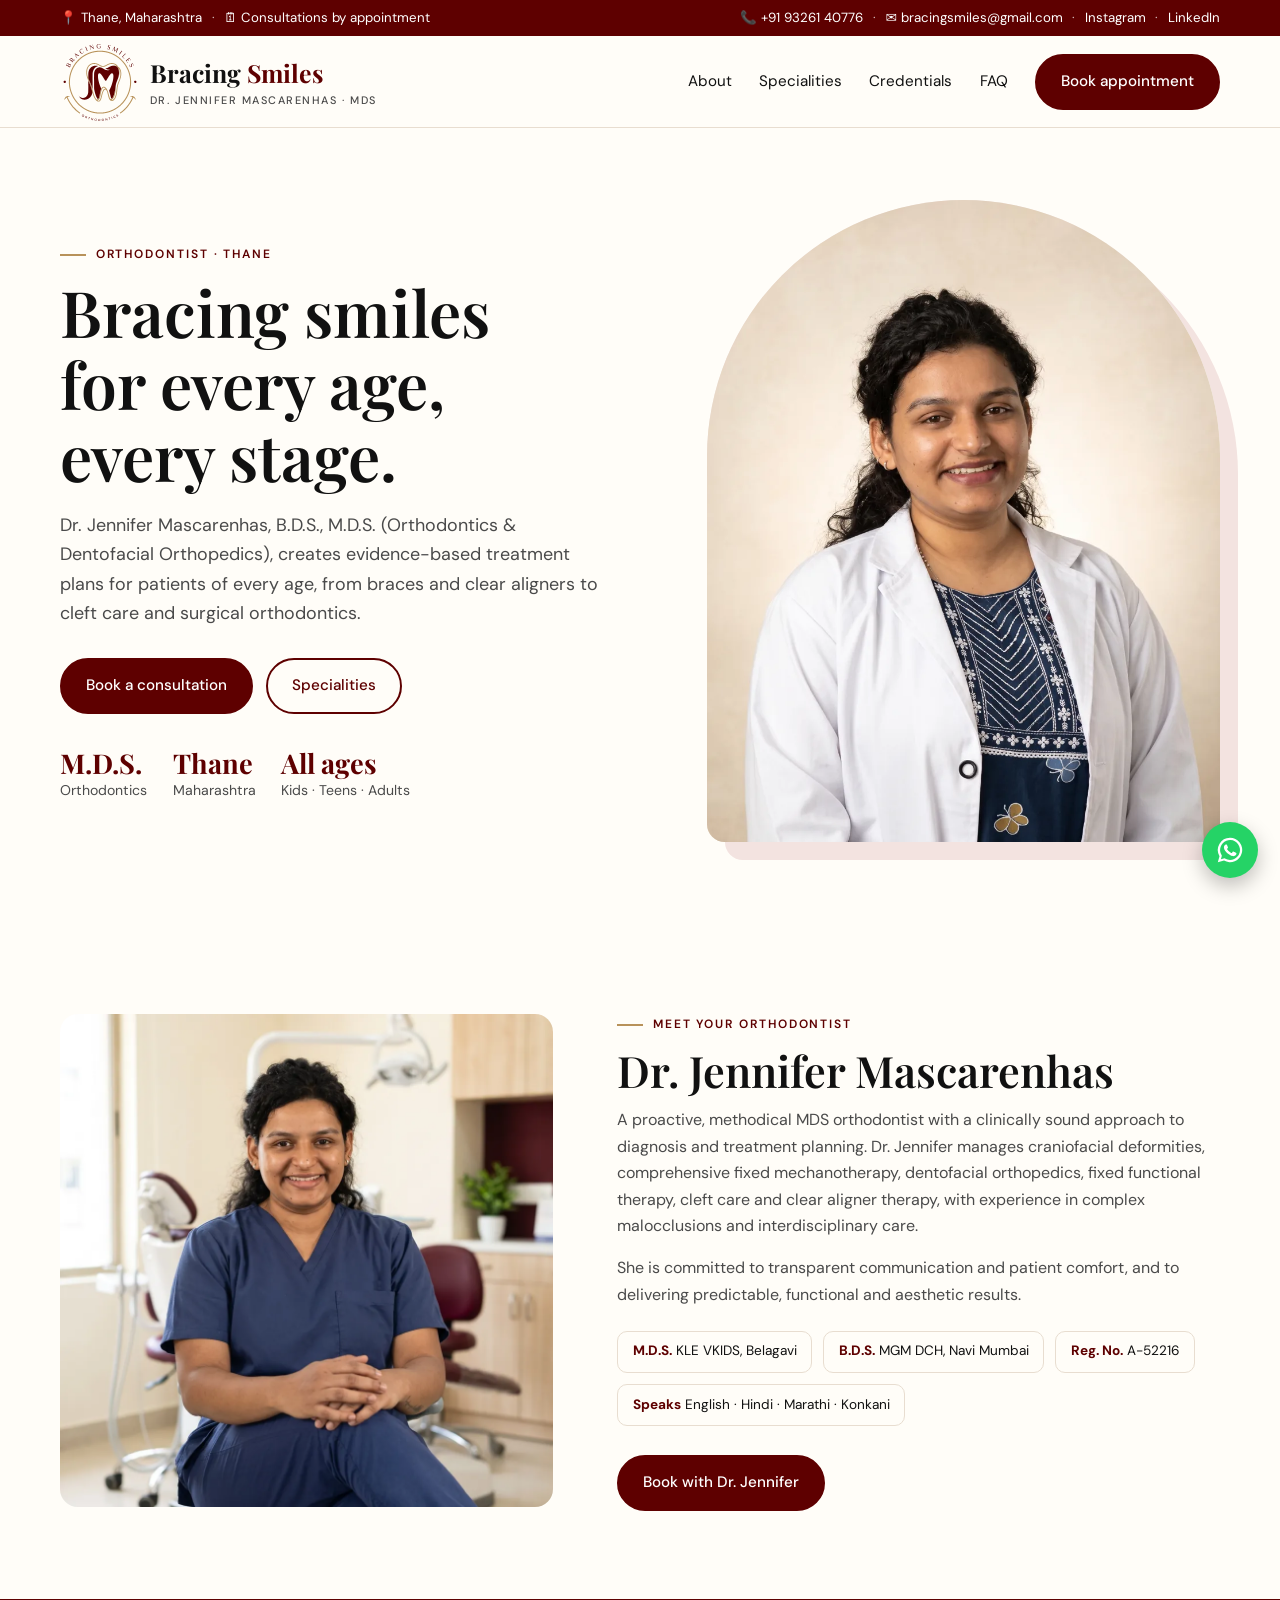
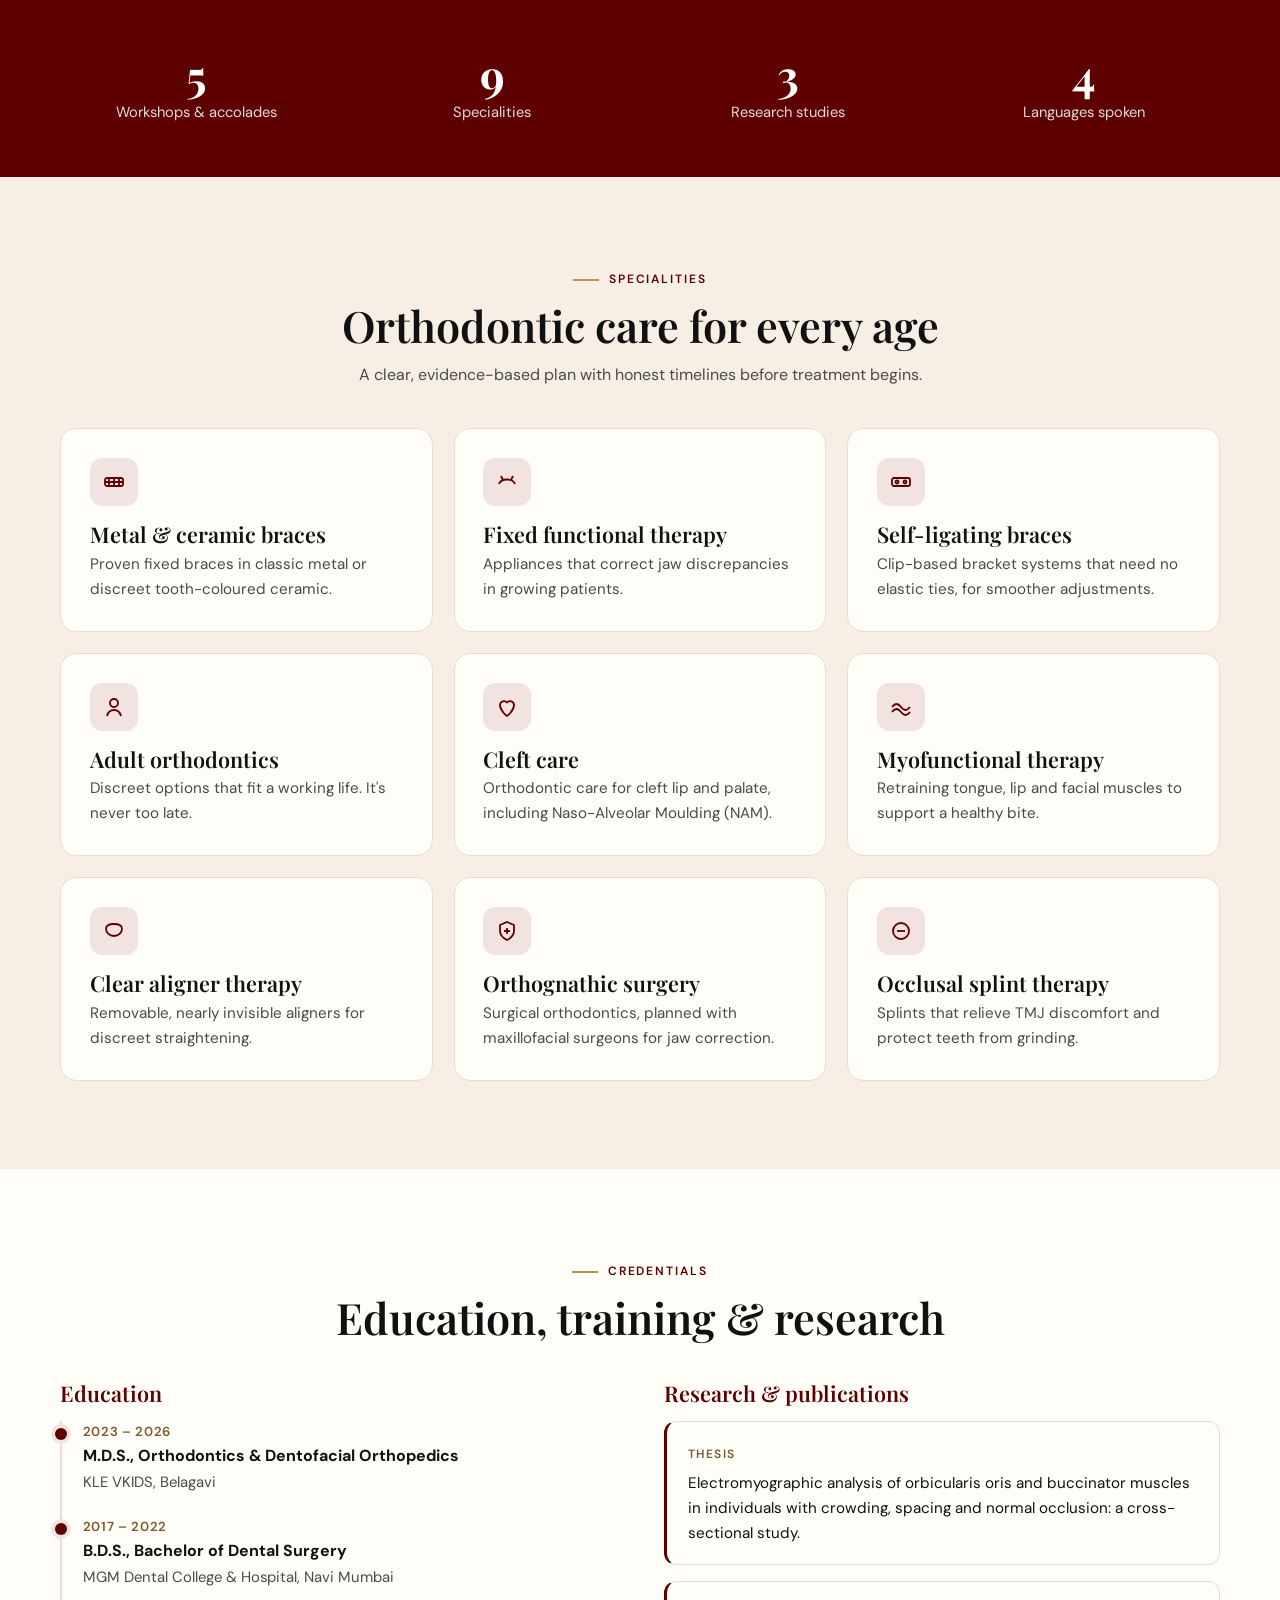
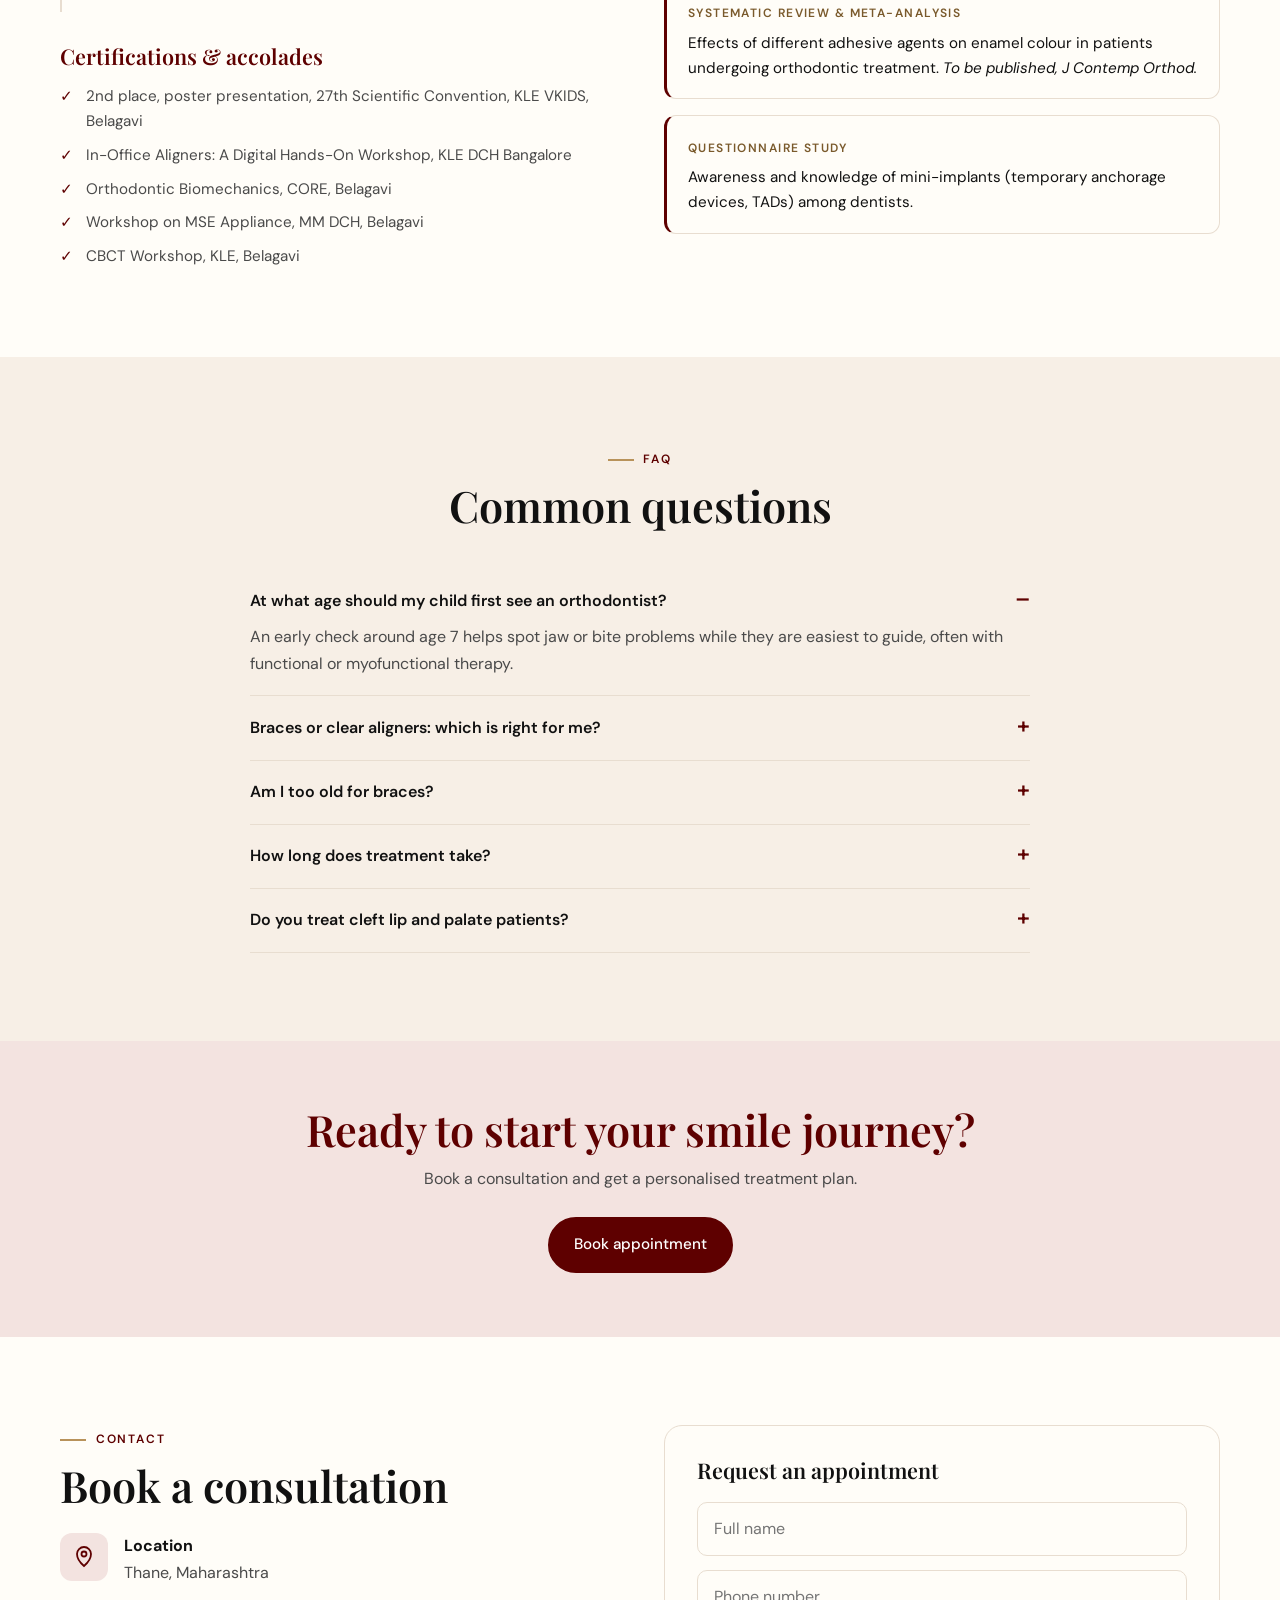
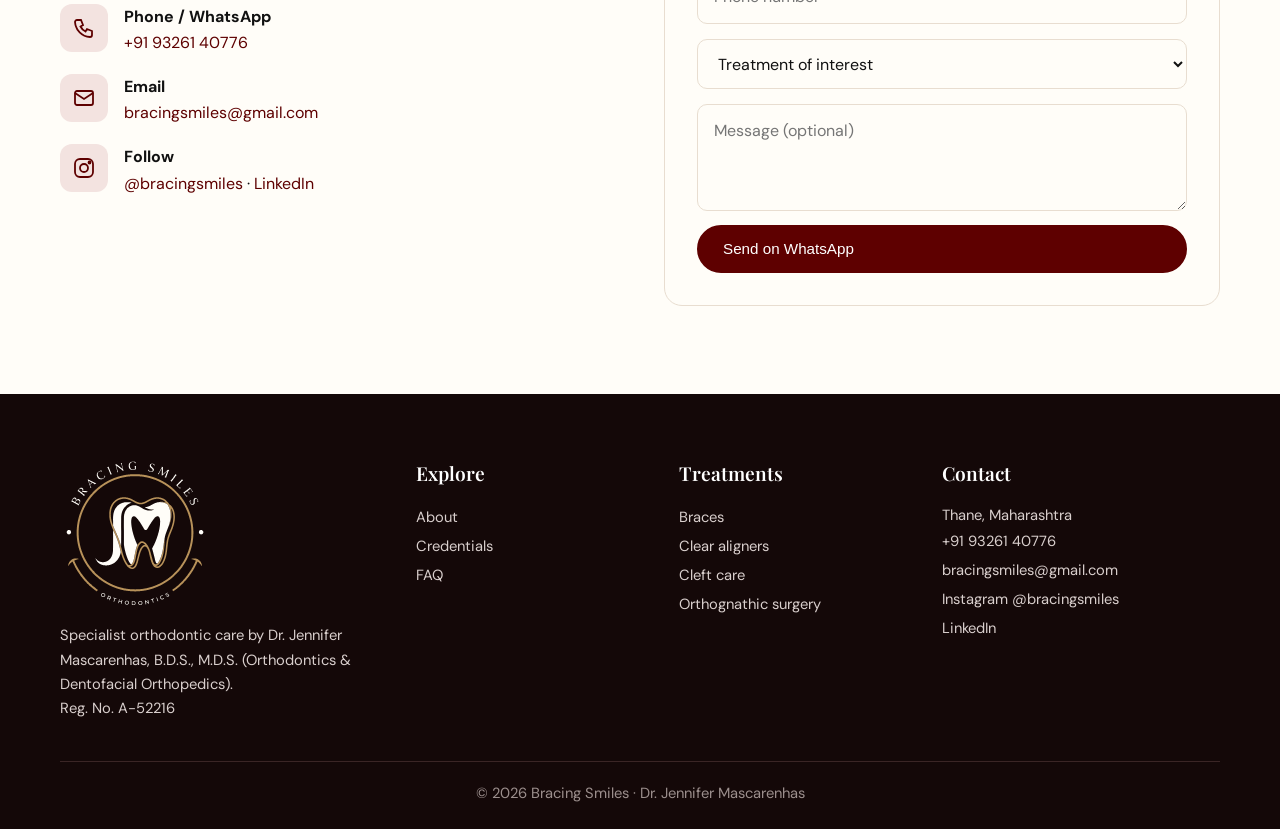
<file: index.html>
<!doctype html>
<html lang="en" data-p="ivory" data-f="classic" data-h="split">
<head>
<meta charset="utf-8">
<meta name="viewport" content="width=device-width, initial-scale=1">
<title>Bracing Smiles | Dr. Jennifer Mascarenhas, Orthodontist in Thane</title>
<meta name="description" content="Dr. Jennifer Mascarenhas, B.D.S., M.D.S. (Orthodontics & Dentofacial Orthopedics). Braces, clear aligners, cleft care, functional and surgical orthodontics in Thane, Maharashtra.">
<link rel="canonical" href="https://bracingsmiles.com/">
<meta property="og:title" content="Bracing Smiles | Dr. Jennifer Mascarenhas">
<meta property="og:description" content="Bracing smiles for every age, every stage. Specialist orthodontic care in Thane.">
<meta property="og:url" content="https://bracingsmiles.com/">
<meta property="og:type" content="website">
<meta property="og:image" content="https://bracingsmiles.com/assets/img/og.jpg">
<link rel="icon" href="assets/img/favicon.svg" type="image/svg+xml">
<link rel="icon" href="assets/img/favicon-32.png" sizes="32x32" type="image/png">
<link rel="icon" href="favicon.ico" sizes="16x16 32x32 48x48">
<link rel="apple-touch-icon" href="assets/img/apple-touch-icon.png">
<meta name="theme-color" content="#5e0000">
<link rel="preconnect" href="https://fonts.googleapis.com">
<link rel="preconnect" href="https://fonts.gstatic.com" crossorigin>
<link href="https://fonts.googleapis.com/css2?family=Playfair+Display:wght@500;600;700&family=DM+Sans:wght@400;500;700&display=swap" rel="stylesheet">
<style>
/* Palette: Ivory & Gold */
:root { --bg:#fffdf8; --surface:#f7efe6; --tint:#f3e3e0; --primary:#5e0000; --primary-d:#3d0000; --accent:#b8925a; --accent-ink:#7a5a2c; --text:#111111; --muted:#4a4a4a; --line:#e8ddd0; }

/* Fonts: Playfair Display + DM Sans */
:root { --fh:"Playfair Display", Georgia, serif; --fb:"DM Sans", system-ui, sans-serif; --hw:600; --hs:1; }

* { box-sizing:border-box; margin:0; }
html { scroll-behavior:smooth; scroll-padding-top:110px; }
body { font-family:var(--fb); color:var(--text); background:var(--bg); line-height:1.65; transition:background .3s; }
a { color:var(--primary); text-decoration:none; }
h1,h2,h3 { font-family:var(--fh); font-weight:var(--hw); line-height:1.12; color:var(--text); }
h1 { font-size:calc(clamp(2.4rem,5.2vw,4rem) * var(--hs)); }
h2 { font-size:calc(clamp(1.9rem,3.6vw,2.7rem) * var(--hs)); margin-bottom:.8rem; }
h3 { font-size:calc(1.35rem * var(--hs)); margin-bottom:.35rem; }
.wrap { width:min(1160px,92%); margin-inline:auto; }
.eyebrow { display:inline-block; text-transform:uppercase; letter-spacing:.16em; font-size:.75rem; font-weight:600; color:var(--primary); margin-bottom:.7rem; }
.eyebrow::before { content:""; display:inline-block; width:26px; height:2px; background:var(--accent); vertical-align:middle; margin-right:.6rem; }
.muted { color:var(--muted); }
.btn { display:inline-flex; align-items:center; gap:.5rem; background:var(--primary); color:#fff; padding:.85rem 1.5rem; border-radius:999px; font-weight:500; border:2px solid var(--primary); transition:.2s; font-size:.95rem; cursor:pointer; }
.btn:hover { background:var(--primary-d); border-color:var(--primary-d); }
.btn-ghost { background:transparent; color:var(--primary); }
.btn-ghost:hover { background:var(--primary); color:#fff; }
.btn-light { background:#fff; color:var(--primary); border-color:#fff; }
.section { padding:5.5rem 0; }
.surface { background:var(--surface); }
.head { max-width:640px; margin-bottom:2.5rem; }
.head.c { text-align:center; margin-inline:auto; }

/* utility bar + nav */
.util { background:var(--primary); color:#fff; font-size:.83rem; }
.util .wrap { display:flex; justify-content:space-between; gap:.2rem 1rem; padding:.45rem 0; flex-wrap:wrap; }
.util a { color:#fff; }
.u-grp { display:flex; flex-wrap:wrap; align-items:center; }
.u-grp > * + *::before { content:"·"; margin:0 .6rem; opacity:.7; }
.nav { position:sticky; top:0; z-index:20; background:color-mix(in srgb, var(--bg) 92%, transparent); backdrop-filter:blur(8px); border-bottom:1px solid var(--line); }
.nav .wrap { display:flex; align-items:center; justify-content:space-between; gap:1rem; min-height:72px; }
.brand > span { white-space:nowrap; }
.links .btn { gap:.28em; }
.brand { display:flex; align-items:center; gap:.6rem; font-family:var(--fh); font-size:calc(1.55rem * var(--hs)); font-weight:700; color:var(--text); }
.brand small { display:block; font-family:var(--fb); font-size:.68rem; letter-spacing:.14em; text-transform:uppercase; color:var(--muted); font-weight:500; margin-top:-2px; }
.brand b { color:var(--primary); }
.brand img { height:80px; width:auto; display:block; margin:.35rem 0; }
.f-logo { width:150px; height:auto; margin-bottom:1rem; display:block; }
.links { display:flex; gap:1.7rem; align-items:center; }
.links a:not(.btn) { color:var(--text); font-size:.95rem; }
.links a:not(.btn):hover { color:var(--primary); }

/* placeholder imagery */
.img { background:linear-gradient(150deg, var(--tint), var(--surface) 60%, color-mix(in srgb, var(--accent) 25%, var(--surface))); display:grid; place-items:center; color:var(--muted); font-size:.85rem; position:relative; overflow:hidden; }
.img img { width:100%; height:100%; object-fit:cover; display:block; }
.img svg { width:30%; max-width:110px; opacity:.35; fill:var(--primary); }

/* HERO variants */
.hero { position:relative; }
.hero .lead { font-size:1.12rem; color:var(--muted); margin:1.2rem 0 1.8rem; max-width:540px; }
.hero .cta { display:flex; gap:.8rem; flex-wrap:wrap; }
.trust { display:flex; gap:1.6rem; margin-top:2.2rem; flex-wrap:wrap; font-size:.88rem; color:var(--muted); }
.trust b { display:block; font-family:var(--fh); font-size:calc(1.7rem * var(--hs)); color:var(--primary); line-height:1.1; }
/* split */
[data-h="split"] .hero { padding:4.5rem 0 5rem; }
[data-h="split"] .hero .wrap { display:grid; grid-template-columns:1.15fr 1fr; gap:3.5rem; align-items:center; }
[data-h="split"] .hero-photo { aspect-ratio:4/5; border-radius:260px 260px 18px 18px; box-shadow:18px 18px 0 var(--tint); }
[data-h="split"] .hero-bg { display:none; }
/* doctor */
.doc { display:grid; grid-template-columns:.9fr 1.1fr; gap:4rem; align-items:center; }
.doc .img { aspect-ratio:1; border-radius:18px; }
.badges { display:flex; gap:.7rem; flex-wrap:wrap; margin:1.4rem 0 1.8rem; }
.badge { border:1px solid var(--line); background:var(--bg); border-radius:10px; padding:.55rem .9rem; font-size:.85rem; }
.badge b { color:var(--primary); }

/* stats */
.stats { background:var(--primary); color:#fff; padding:3.2rem 0; }
.stats .wrap { display:grid; grid-template-columns:repeat(4,1fr); gap:1.5rem; text-align:center; }
.stats b { display:block; font-family:var(--fh); font-size:calc(2.8rem * var(--hs)); line-height:1.1; color:#fff; }
.stats span { opacity:.85; font-size:.92rem; }

/* treatments */
.cards { display:grid; grid-template-columns:repeat(3,1fr); gap:1.3rem; }
.card { background:var(--bg); border:1px solid var(--line); border-radius:16px; padding:1.8rem; transition:.25s; }
.card:hover { transform:translateY(-4px); border-color:var(--primary); box-shadow:0 14px 30px -18px color-mix(in srgb, var(--primary) 60%, transparent); }
.ic { width:48px; height:48px; border-radius:12px; background:var(--tint); display:grid; place-items:center; margin-bottom:1rem; }
.ic svg { width:24px; height:24px; stroke:var(--primary); fill:none; stroke-width:1.8; }
.card p { color:var(--muted); font-size:.95rem; }
.card a { display:inline-block; margin-top:.8rem; font-weight:500; font-size:.9rem; }

/* before/after */
.ba { display:grid; grid-template-columns:repeat(3,1fr); gap:1.3rem; }
.ba figure { border-radius:16px; overflow:hidden; border:1px solid var(--line); background:var(--bg); }
.ba .pair { display:grid; grid-template-columns:1fr 1fr; }
.ba .img { aspect-ratio:1; }
.ba .img::after { content:attr(data-l); position:absolute; top:.6rem; left:.6rem; background:var(--bg); color:var(--text); font-size:.72rem; padding:.15rem .5rem; border-radius:6px; }
.ba figcaption { padding:.8rem 1rem; font-size:.88rem; color:var(--muted); }

/* testimonials */
.quotes { display:grid; grid-template-columns:repeat(3,1fr); gap:1.3rem; }
.quote { background:var(--bg); border-radius:16px; padding:1.8rem; border:1px solid var(--line); position:relative; }
.quote::before { content:"\201C"; font-family:var(--fh); font-size:4.5rem; line-height:1; color:var(--accent); position:absolute; top:.6rem; right:1.2rem; opacity:.6; }
.stars { color:var(--accent); letter-spacing:.15em; margin-bottom:.6rem; }
.quote footer { margin-top:1rem; font-weight:600; font-size:.9rem; }

/* credentials */
.cred { display:grid; grid-template-columns:1fr 1fr; gap:3rem; }
.cred h3 { color:var(--primary); margin-bottom:1rem; }
.tl { list-style:none; padding:0; border-left:2px solid var(--line); }
.tl li { padding:0 0 1.3rem 1.3rem; position:relative; }
.tl li::before { content:""; position:absolute; left:-7px; top:.4rem; width:12px; height:12px; border-radius:50%; background:var(--primary); box-shadow:0 0 0 4px var(--tint); }
.tl span { display:block; font-size:.82rem; font-weight:600; color:var(--accent-ink); letter-spacing:.05em; }
.tl b { display:block; }
.tl em { font-style:normal; color:var(--muted); font-size:.93rem; }
.ticks { list-style:none; padding:0; display:grid; gap:.55rem; }
.ticks li { padding-left:1.6rem; position:relative; color:var(--muted); font-size:.95rem; }
.ticks li::before { content:"✓"; position:absolute; left:0; color:var(--primary); font-weight:700; }
.pub { background:var(--bg); border:1px solid var(--line); border-left:3px solid var(--primary); border-radius:12px; padding:1.1rem 1.3rem; margin-bottom:1rem; }
.pub span { font-size:.75rem; text-transform:uppercase; letter-spacing:.12em; font-weight:600; color:var(--accent-ink); }
.pub p { margin-top:.3rem; font-size:.95rem; }

/* faq */
.faq { max-width:780px; margin-inline:auto; }
.faq details { border-bottom:1px solid var(--line); padding:1.15rem 0; }
.faq summary { cursor:pointer; font-weight:600; list-style:none; display:flex; justify-content:space-between; gap:1rem; }
.faq summary::after { content:"+"; color:var(--primary); font-size:1.4rem; line-height:1; }
.faq details[open] summary::after { content:"–"; }
.faq p { color:var(--muted); margin-top:.6rem; }

/* contact */
.contact { display:grid; grid-template-columns:1fr 1fr; gap:3rem; }
.info { display:grid; gap:1.1rem; margin-top:1.5rem; }
.info div { display:flex; gap:1rem; }
.info .ic { margin:0; flex:none; }
form { background:var(--bg); border:1px solid var(--line); border-radius:18px; padding:2rem; display:grid; gap:.9rem; }
input, select, textarea { font:inherit; padding:.8rem 1rem; border:1px solid var(--line); border-radius:10px; background:var(--bg); color:var(--text); }
input:focus, select:focus, textarea:focus { outline:2px solid var(--primary); border-color:transparent; }

/* cta band + footer */
.band { background:var(--tint); text-align:center; padding:4rem 0; }
.band h2 { color:var(--primary); }
footer.site { background:#140808; color:#d9cfcd; padding:4rem 0 1.5rem; font-size:.92rem; }
footer.site .cols { display:grid; grid-template-columns:1.4fr 1fr 1fr 1.2fr; gap:2rem; }
footer.site h4 { color:#fff; font-family:var(--fh); font-size:calc(1.2rem * var(--hs)); margin-bottom:.8rem; font-weight:600; }
footer.site a { color:#d9cfcd; display:block; padding:.15rem 0; }
footer.site a:hover { color:#fff; }
footer.site .copy { border-top:1px solid #3a2525; margin-top:2.5rem; padding-top:1.2rem; text-align:center; color:#9c8f8d; }
.wa { position:fixed; right:22px; bottom:22px; width:56px; height:56px; border-radius:50%; background:#25d366; display:grid; place-items:center; box-shadow:0 8px 20px rgba(0,0,0,.25); z-index:30; }
.wa svg { width:30px; fill:#fff; }

@media (max-width:900px) {
  .links a:not(.btn) { display:none; }
  [data-h="split"] .hero .wrap, .doc, .contact { grid-template-columns:1fr; }
  [data-h="split"] .hero-photo { max-width:360px; }
  .cards, .ba, .quotes, .cred { grid-template-columns:1fr; }
  .stats .wrap { grid-template-columns:repeat(2,1fr); }
  footer.site .cols { grid-template-columns:1fr 1fr; }
}
@media (max-width:640px) {
  .u-hide { display:none !important; }
  .util .wrap { justify-content:center; padding:.4rem 0; }
  .nav .wrap { min-height:64px; }
  .brand { gap:.5rem; font-size:1.15rem; }
  .brand img { height:58px; margin:.25rem 0; }
  .brand small { font-size:.56rem; letter-spacing:.08em; }
  .sm-hide { display:none; }
  .links .btn { padding:.55rem 1.1rem; font-size:.88rem; }
  footer.site .cols { grid-template-columns:1fr; }
}
</style>
</head>
<body>

<svg width="0" height="0" style="position:absolute">
  <symbol id="tooth" viewBox="0 0 64 64"><path d="M20 6c-8 0-14 6-14 15 0 8 4 13 5 22 1 8 3 15 8 15 4 0 5-6 6-11 1-4 3-7 7-7s6 3 7 7c1 5 2 11 6 11 5 0 7-7 8-15 1-9 5-14 5-22 0-9-6-15-14-15-5 0-8 3-12 3s-7-3-12-3z"/></symbol>
</svg>

<div class="util"><div class="wrap">
  <span class="u-grp u-hide"><span>📍 Thane, Maharashtra</span><span>🗓 Consultations by appointment</span></span>
  <span class="u-grp"><a href="tel:+919326140776">📞 +91 93261 40776</a><a class="u-hide" href="mailto:bracingsmiles@gmail.com">✉ bracingsmiles@gmail.com</a><a href="https://www.instagram.com/bracingsmiles" target="_blank" rel="noopener">Instagram</a><a class="u-hide" href="https://www.linkedin.com/in/drjennifermascarenhas" target="_blank" rel="noopener">LinkedIn</a></span>
</div></div>

<header class="nav"><div class="wrap">
  <a href="#" class="brand"><img src="assets/img/logo-emblem.svg" alt="Bracing Smiles Orthodontics logo" width="80" height="80"><span>Bracing <b>Smiles</b><small>Dr. Jennifer Mascarenhas · MDS</small></span></a>
  <nav class="links">
    <a href="#about">About</a><a href="#treatments">Specialities</a><a href="#credentials">Credentials</a><a href="#faq">FAQ</a>
    <a href="#contact" class="btn">Book<span class="sm-hide">appointment</span></a>
  </nav>
</div></header>

<section class="hero">
  <div class="hero-bg"></div>
  <div class="wrap">
    <div>
      <span class="eyebrow">Orthodontist · Thane</span>
      <h1>Bracing smiles<br>for every age,<br>every stage.</h1>
      <p class="lead">Dr. Jennifer Mascarenhas, B.D.S., M.D.S. (Orthodontics &amp; Dentofacial Orthopedics), creates evidence-based treatment plans for patients of every age, from braces and clear aligners to cleft care and surgical orthodontics.</p>
      <div class="cta"><a href="#contact" class="btn">Book a consultation</a><a href="#treatments" class="btn btn-ghost">Specialities</a></div>
      <div class="trust"><div><b>M.D.S.</b>Orthodontics</div><div><b>Thane</b>Maharashtra</div><div><b>All ages</b>Kids · Teens · Adults</div></div>
    </div>
    <div class="hero-photo img"><img src="assets/img/jennifer-hero.webp" alt="Dr. Jennifer Mascarenhas, orthodontist, in a white coat" width="900" height="1117" fetchpriority="high"></div>
  </div>
</section>

<section id="about" class="section"><div class="wrap doc">
  <div class="img"><img src="assets/img/jennifer-clinic.webp" alt="Dr. Jennifer Mascarenhas in scrubs at an orthodontic clinic" width="1000" height="1000" loading="lazy"></div>
  <div>
    <span class="eyebrow">Meet your orthodontist</span>
    <h2>Dr. Jennifer Mascarenhas</h2>
    <p class="muted">A proactive, methodical MDS orthodontist with a clinically sound approach to diagnosis and treatment planning. Dr. Jennifer manages craniofacial deformities, comprehensive fixed mechanotherapy, dentofacial orthopedics, fixed functional therapy, cleft care and clear aligner therapy, with experience in complex malocclusions and interdisciplinary care.</p>
    <p class="muted" style="margin-top:1rem">She is committed to transparent communication and patient comfort, and to delivering predictable, functional and aesthetic results.</p>
    <div class="badges"><span class="badge"><b>M.D.S.</b> KLE VKIDS, Belagavi</span><span class="badge"><b>B.D.S.</b> MGM DCH, Navi Mumbai</span><span class="badge"><b>Reg. No.</b> A-52216</span><span class="badge"><b>Speaks</b> English · Hindi · Marathi · Konkani</span></div>
    <a href="#contact" class="btn">Book with Dr. Jennifer</a>
  </div>
</div></section>

<section class="stats"><div class="wrap">
  <div><b>5</b><span>Workshops &amp; accolades</span></div>
  <div><b>9</b><span>Specialities</span></div>
  <div><b>3</b><span>Research studies</span></div>
  <div><b>4</b><span>Languages spoken</span></div>
</div></section>

<section id="treatments" class="section surface"><div class="wrap">
  <div class="head c"><span class="eyebrow">Specialities</span><h2>Orthodontic care for every age</h2><p class="muted">A clear, evidence-based plan with honest timelines before treatment begins.</p></div>
  <div class="cards">
    <article class="card"><div class="ic"><svg viewBox="0 0 24 24"><rect x="3" y="8" width="18" height="8" rx="2"/><path d="M7 8v8M12 8v8M17 8v8M3 12h18"/></svg></div><h3>Metal &amp; ceramic braces</h3><p>Proven fixed braces in classic metal or discreet tooth-coloured ceramic.</p></article>
    <article class="card"><div class="ic"><svg viewBox="0 0 24 24"><path d="M4 14c2-6 14-6 16 0"/><path d="M8 10l-2-4M16 10l2-4"/></svg></div><h3>Fixed functional therapy</h3><p>Appliances that correct jaw discrepancies in growing patients.</p></article>
    <article class="card"><div class="ic"><svg viewBox="0 0 24 24"><rect x="3" y="8" width="18" height="8" rx="2"/><circle cx="8" cy="12" r="1.5"/><circle cx="16" cy="12" r="1.5"/></svg></div><h3>Self-ligating braces</h3><p>Clip-based bracket systems that need no elastic ties, for smoother adjustments.</p></article>
    <article class="card"><div class="ic"><svg viewBox="0 0 24 24"><circle cx="12" cy="8" r="4"/><path d="M5 21c1-4 4-6 7-6s6 2 7 6"/></svg></div><h3>Adult orthodontics</h3><p>Discreet options that fit a working life. It's never too late.</p></article>
    <article class="card"><div class="ic"><svg viewBox="0 0 24 24"><path d="M12 21s-7-5-7-11a4 4 0 0 1 7-2.5A4 4 0 0 1 19 10c0 6-7 11-7 11z"/></svg></div><h3>Cleft care</h3><p>Orthodontic care for cleft lip and palate, including Naso-Alveolar Moulding (NAM).</p></article>
    <article class="card"><div class="ic"><svg viewBox="0 0 24 24"><path d="M3 12c3-4 6-4 9 0s6 4 9 0"/><path d="M3 17c3-4 6-4 9 0s6 4 9 0"/></svg></div><h3>Myofunctional therapy</h3><p>Retraining tongue, lip and facial muscles to support a healthy bite.</p></article>
    <article class="card"><div class="ic"><svg viewBox="0 0 24 24"><path d="M4 10c0-3 3-5 8-5s8 2 8 5-3 7-8 7-8-4-8-7z"/></svg></div><h3>Clear aligner therapy</h3><p>Removable, nearly invisible aligners for discreet straightening.</p></article>
    <article class="card"><div class="ic"><svg viewBox="0 0 24 24"><path d="M12 3l7 3v6c0 4-3 7-7 9-4-2-7-5-7-9V6z"/><path d="M9 12h6M12 9v6"/></svg></div><h3>Orthognathic surgery</h3><p>Surgical orthodontics, planned with maxillofacial surgeons for jaw correction.</p></article>
    <article class="card"><div class="ic"><svg viewBox="0 0 24 24"><circle cx="12" cy="12" r="8"/><path d="M8 12h8"/></svg></div><h3>Occlusal splint therapy</h3><p>Splints that relieve TMJ discomfort and protect teeth from grinding.</p></article>
  </div>
</div></section>


<section id="credentials" class="section"><div class="wrap">
  <div class="head c"><span class="eyebrow">Credentials</span><h2>Education, training &amp; research</h2></div>
  <div class="cred">
    <div>
      <h3>Education</h3>
      <ol class="tl">
        <li><span>2023 – 2026</span><b>M.D.S., Orthodontics &amp; Dentofacial Orthopedics</b><em>KLE VKIDS, Belagavi</em></li>
        <li><span>2017 – 2022</span><b>B.D.S., Bachelor of Dental Surgery</b><em>MGM Dental College &amp; Hospital, Navi Mumbai</em></li>
      </ol>
      <h3 style="margin-top:2rem">Certifications &amp; accolades</h3>
      <ul class="ticks">
        <li>2nd place, poster presentation, 27th Scientific Convention, KLE VKIDS, Belagavi</li>
        <li>In-Office Aligners: A Digital Hands-On Workshop, KLE DCH Bangalore</li>
        <li>Orthodontic Biomechanics, CORE, Belagavi</li>
        <li>Workshop on MSE Appliance, MM DCH, Belagavi</li>
        <li>CBCT Workshop, KLE, Belagavi</li>
      </ul>
    </div>
    <div>
      <h3>Research &amp; publications</h3>
      <div class="pub"><span>Thesis</span><p>Electromyographic analysis of orbicularis oris and buccinator muscles in individuals with crowding, spacing and normal occlusion: a cross-sectional study.</p></div>
      <div class="pub"><span>Systematic review &amp; meta-analysis</span><p>Effects of different adhesive agents on enamel colour in patients undergoing orthodontic treatment. <em>To be published, J Contemp Orthod.</em></p></div>
      <div class="pub"><span>Questionnaire study</span><p>Awareness and knowledge of mini-implants (temporary anchorage devices, TADs) among dentists.</p></div>
    </div>
  </div>
</div></section>

<!-- SMILE GALLERY: hidden until consented case photos are ready
<section id="smiles" class="section surface"><div class="wrap">
  <div class="head"><span class="eyebrow">Smile gallery</span><h2>Real results</h2><p class="muted">Before &amp; after cases, shared with patient consent.</p></div>
  <div class="ba">
    <figure><div class="pair"><div class="img" data-l="Before"></div><div class="img" data-l="After"></div></div><figcaption>Crowding · Metal braces · 18 months</figcaption></figure>
    <figure><div class="pair"><div class="img" data-l="Before"></div><div class="img" data-l="After"></div></div><figcaption>Spacing · Clear aligners · 10 months</figcaption></figure>
    <figure><div class="pair"><div class="img" data-l="Before"></div><div class="img" data-l="After"></div></div><figcaption>Deep bite · Ceramic braces · 20 months</figcaption></figure>
  </div>
</div></section>
-->


<section id="faq" class="section surface"><div class="wrap">
  <div class="head c"><span class="eyebrow">FAQ</span><h2>Common questions</h2></div>
  <div class="faq">
    <details open><summary>At what age should my child first see an orthodontist?</summary><p>An early check around age 7 helps spot jaw or bite problems while they are easiest to guide, often with functional or myofunctional therapy.</p></details>
    <details><summary>Braces or clear aligners: which is right for me?</summary><p>It depends on your bite, the complexity of the case and your lifestyle. Both options are explained at your consultation.</p></details>
    <details><summary>Am I too old for braces?</summary><p>No. Healthy teeth can be moved at any age, and adult orthodontics offers discreet options such as ceramic braces and aligners.</p></details>
    <details><summary>How long does treatment take?</summary><p>Most cases take 12–24 months. Your plan includes a clear timeline before you start.</p></details>
    <details><summary>Do you treat cleft lip and palate patients?</summary><p>Yes. Cleft care, including Naso-Alveolar Moulding (NAM) for infants, is one of Dr. Jennifer's specialities.</p></details>
  </div>
</div></section>

<section class="band"><div class="wrap"><h2>Ready to start your smile journey?</h2><p class="muted" style="margin-bottom:1.5rem">Book a consultation and get a personalised treatment plan.</p><a href="#contact" class="btn">Book appointment</a></div></section>

<section id="contact" class="section"><div class="wrap contact">
  <div>
    <span class="eyebrow">Contact</span><h2>Book a consultation</h2>
    <div class="info">
      <div><span class="ic"><svg viewBox="0 0 24 24"><path d="M12 21s-7-6-7-12a7 7 0 0 1 14 0c0 6-7 12-7 12z"/><circle cx="12" cy="9" r="2.5"/></svg></span><p><b>Location</b><br><span class="muted">Thane, Maharashtra</span></p></div>
      <div><span class="ic"><svg viewBox="0 0 24 24"><path d="M5 4h4l2 5-2.5 1.5a11 11 0 0 0 5 5L15 13l5 2v4a2 2 0 0 1-2 2A16 16 0 0 1 3 6a2 2 0 0 1 2-2"/></svg></span><p><b>Phone / WhatsApp</b><br><a href="tel:+919326140776">+91 93261 40776</a></p></div>
      <div><span class="ic"><svg viewBox="0 0 24 24"><rect x="3" y="5" width="18" height="14" rx="2"/><path d="M3 7l9 6 9-6"/></svg></span><p><b>Email</b><br><a href="mailto:bracingsmiles@gmail.com">bracingsmiles@gmail.com</a></p></div>
      <div><span class="ic"><svg viewBox="0 0 24 24"><rect x="3" y="3" width="18" height="18" rx="5"/><circle cx="12" cy="12" r="4"/><circle cx="17.5" cy="6.5" r="1"/></svg></span><p><b>Follow</b><br><a href="https://www.instagram.com/bracingsmiles" target="_blank" rel="noopener">@bracingsmiles</a> · <a href="https://www.linkedin.com/in/drjennifermascarenhas" target="_blank" rel="noopener">LinkedIn</a></p></div>
    </div>
  </div>
  <form id="bk">
    <h3>Request an appointment</h3>
    <input name="n" placeholder="Full name" required><input name="ph" placeholder="Phone number">
    <select name="t"><option>Treatment of interest</option><option>Braces (metal / ceramic / self-ligating)</option><option>Clear aligners</option><option>Child / functional therapy</option><option>Cleft care</option><option>Jaw surgery / orthognathic</option><option>TMJ / splint</option><option>Not sure</option></select>
    <textarea name="m" rows="3" placeholder="Message (optional)"></textarea>
    <button class="btn" type="submit">Send on WhatsApp</button>
  </form>
</div></section>

<footer class="site"><div class="wrap">
  <div class="cols">
    <div><img class="f-logo" src="assets/img/logo-emblem-light.svg" alt="Bracing Smiles Orthodontics emblem" width="150" height="150" loading="lazy"><p>Specialist orthodontic care by Dr. Jennifer Mascarenhas, B.D.S., M.D.S. (Orthodontics &amp; Dentofacial Orthopedics).<br>Reg. No. A-52216</p></div>
    <div><h4>Explore</h4><a href="#about">About</a><a href="#credentials">Credentials</a><a href="#faq">FAQ</a></div>
    <div><h4>Treatments</h4><a href="#treatments">Braces</a><a href="#treatments">Clear aligners</a><a href="#treatments">Cleft care</a><a href="#treatments">Orthognathic surgery</a></div>
    <div><h4>Contact</h4><p>Thane, Maharashtra<br><a href="tel:+919326140776">+91 93261 40776</a><a href="mailto:bracingsmiles@gmail.com">bracingsmiles@gmail.com</a><a href="https://www.instagram.com/bracingsmiles" target="_blank" rel="noopener">Instagram @bracingsmiles</a><a href="https://www.linkedin.com/in/drjennifermascarenhas" target="_blank" rel="noopener">LinkedIn</a></p></div>
  </div>
  <div class="copy">© <span id="yr"></span> Bracing Smiles · Dr. Jennifer Mascarenhas</div>
</div></footer>

<a class="wa" href="https://wa.me/919326140776" target="_blank" rel="noopener" aria-label="WhatsApp"><svg viewBox="0 0 32 32"><path d="M16 3a13 13 0 0 0-11.2 19.6L3 29l6.6-1.7A13 13 0 1 0 16 3zm0 23.6a10.6 10.6 0 0 1-5.4-1.5l-.4-.2-3.9 1 1-3.8-.2-.4A10.6 10.6 0 1 1 16 26.6zm5.8-7.9c-.3-.2-1.9-.9-2.2-1s-.5-.2-.7.2-.8 1-1 1.2-.4.2-.7 0a8.7 8.7 0 0 1-4.3-3.8c-.3-.6.3-.5.9-1.7.1-.2 0-.4 0-.5l-1-2.4c-.3-.6-.5-.5-.7-.5h-.6a1.2 1.2 0 0 0-.9.4 3.7 3.7 0 0 0-1.1 2.7 6.4 6.4 0 0 0 1.3 3.4 14.6 14.6 0 0 0 5.6 5c2.1.9 2.9 1 4 .8a3.4 3.4 0 0 0 2.2-1.6 2.8 2.8 0 0 0 .2-1.6c-.1-.1-.3-.2-.6-.4z"/></svg></a>

<script>
document.getElementById("yr").textContent = new Date().getFullYear();
document.getElementById("bk").addEventListener("submit", e => {
  e.preventDefault(); const f = e.target;
  const t = `Hello Dr. Jennifer, I'd like to book a consultation.%0AName: ${encodeURIComponent(f.n.value)}%0APhone: ${encodeURIComponent(f.ph.value)}%0AInterest: ${encodeURIComponent(f.t.value)}%0A${encodeURIComponent(f.m.value)}`;
  window.open("https://wa.me/919326140776?text=" + t, "_blank");
});
</script>
</body>
</html>
</file>
